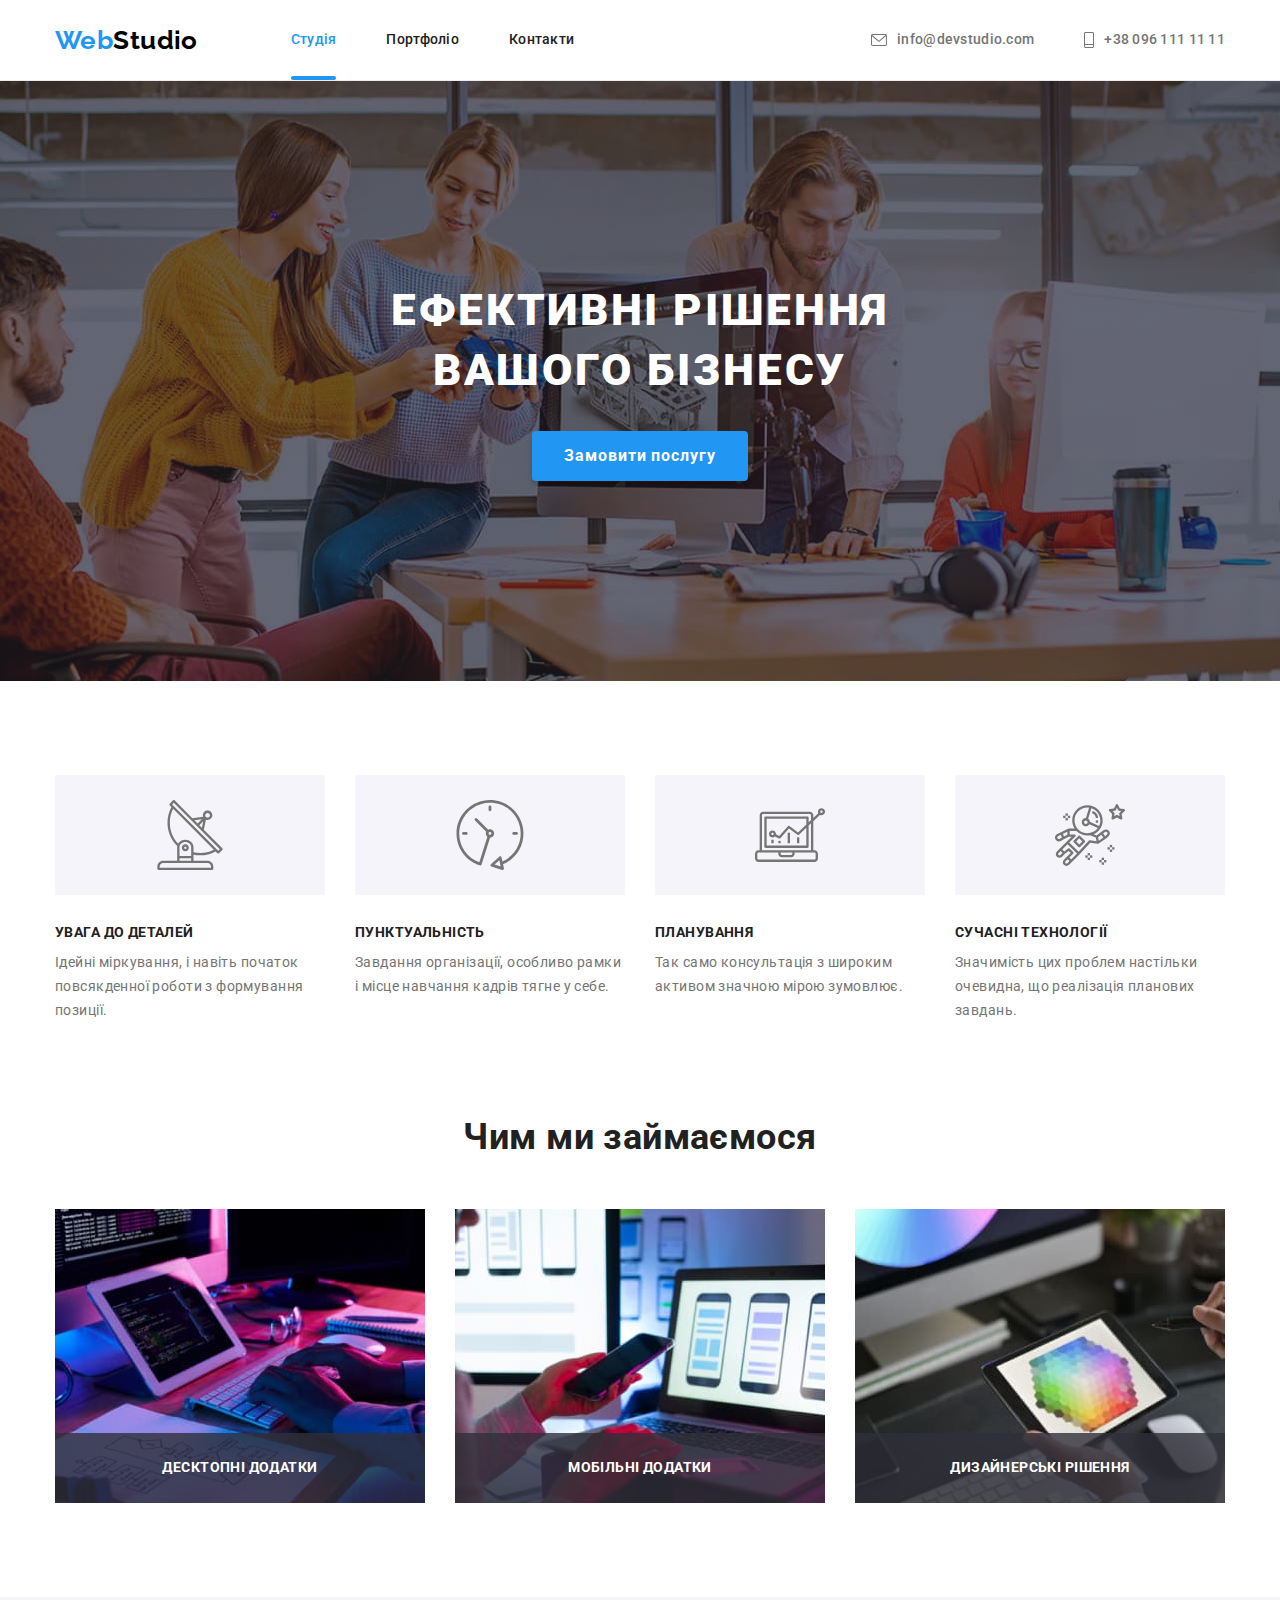
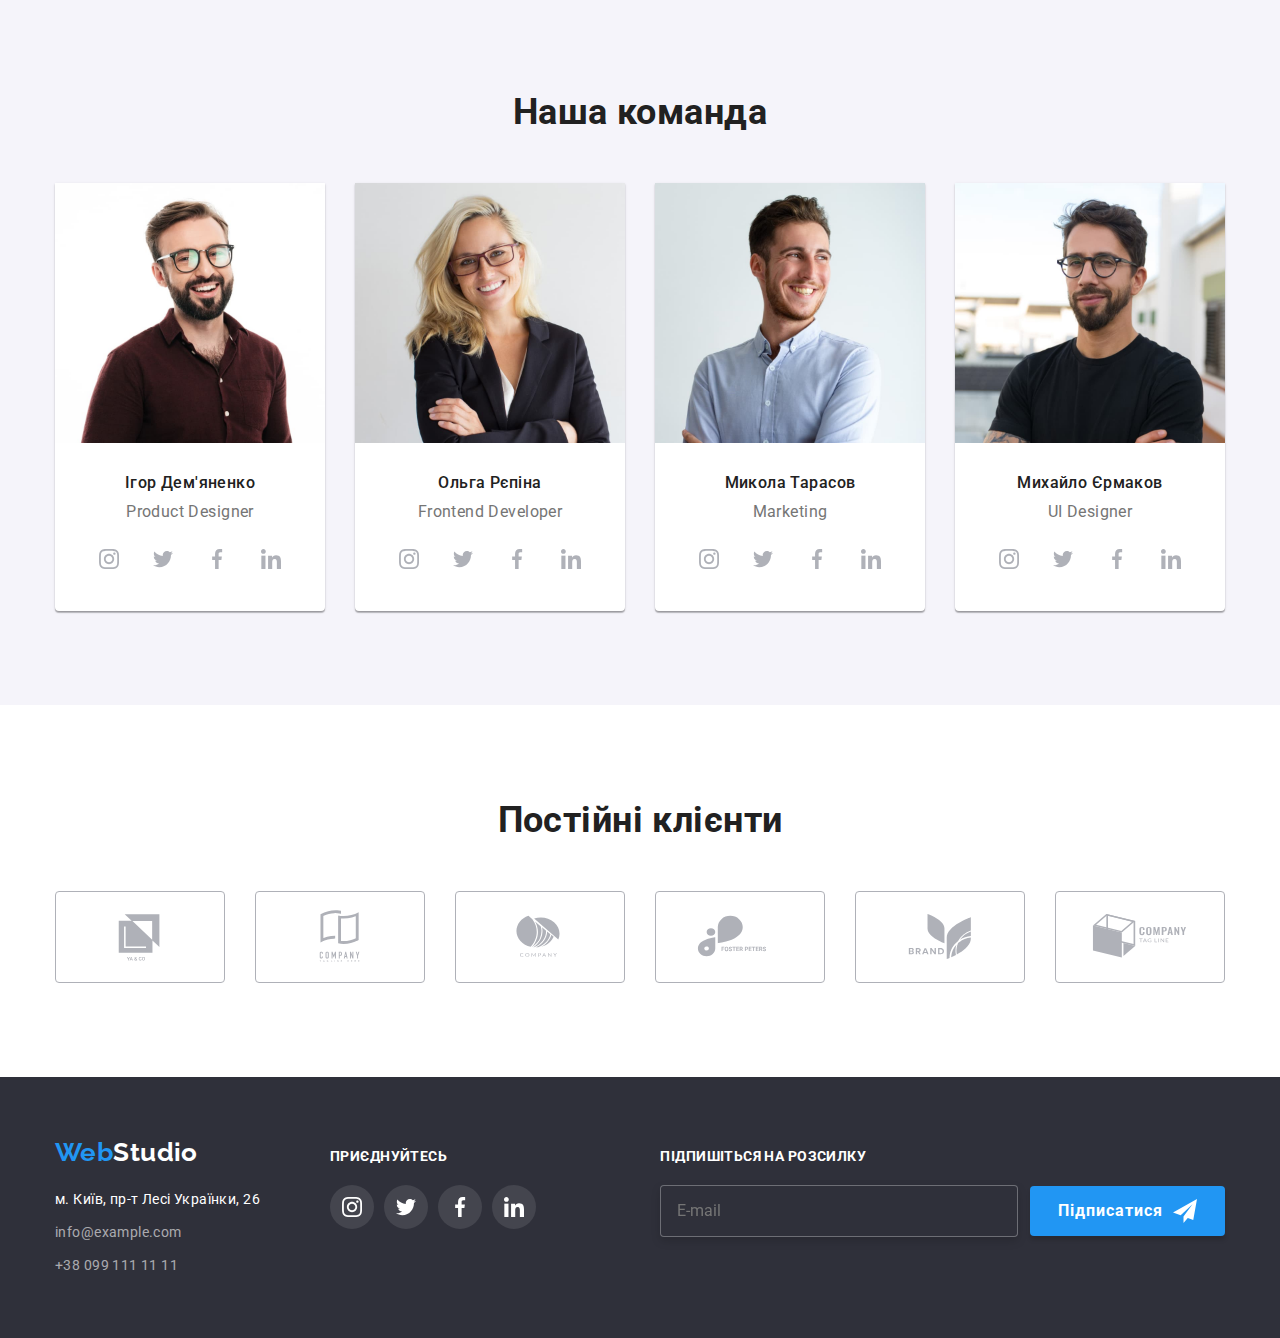
<file: index.html>
<!DOCTYPE html>
<html lang="uk">
  <head>
    <meta charset="UTF-8" />
    <meta http-equiv="X-UA-Compatible" content="IE=edge" />
    <meta name="viewport" content="width=device-width, initial-scale=1.0" />
    <title>Головна</title>
    <link rel="preconnect" href="https://fonts.googleapis.com" />
    <link rel="preconnect" href="https://fonts.gstatic.com" crossorigin />
    <link
      href="https://fonts.googleapis.com/css2?family=Raleway:wght@700&family=Roboto:wght@400;500;700;900&display=swap"
      rel="stylesheet"
    />
    <link
      rel="stylesheet"
      href="https://cdnjs.cloudflare.com/ajax/libs/modern-normalize/1.1.0/modern-normalize.min.css"
    />
    <link rel="stylesheet" href="./css/main.min.css">
  </head>
  <body>
    <!-- Header -->
    <header class="header">
      <div class="container header__container">
        <nav class="header-nav">
          <a class="header-logo logo link" href="./index.html"
            >Web<span class="logo--black">Studio</span></a
          >
          <ul class="site-nav list">
            <li class="site-nav__item">
              <a
                class="site-nav__link site-nav__link--current link"
                href="./index.html"
                >Студія</a
              >
            </li>
            <li class="site-nav__item">
              <a class="site-nav__link link" href="./portfolio.html"
                >Портфоліо</a
              >
            </li>
            <li class="site-nav__item">
              <a class="site-nav__link link" href="#contacts">Контакти</a>
            </li>
          </ul>
        </nav>
        <ul class="header-contact list">
          <li class="header-contact__item">
            <a
              class="header-contact__link link"
              href="mailto:info@devstudio.com"
              target="_blank"
            >
              <svg class="header-contact__icon" width="16" height="12">
                <use href="./images/icons.svg#envelope"></use>
              </svg>
              info@devstudio.com</a
            >
          </li>
          <li class="header-contact__item">
            <a
              class="header-contact__link link"
              href="tel:+380961111111"
              target="_blank"
            >
              <svg class="header-contact__icon" width="10" height="16">
                <use href="./images/icons.svg#telephone"></use>
              </svg>
              +38 096 111 11 11</a
            >
          </li>
        </ul>
      </div>
    </header>
    <main>
      <!-- Hero -->
      <section class="hero">
        <div class="container">
          <h1 class="hero-title">Ефективні рішення вашого бізнесу</h1>
          <button class="modal-btn" type="button" data-modal-open>
            Замовити послугу
          </button>
        </div>
      </section>
      <!-- About -->
      <section class="section">
        <div class="container">
          <h2 class="visually-hidden">Особливості</h2>
          <ul class="about list">
            <li class="about__item">
              <div class="about__container">
                <svg class="about__icon" width="70" height="70">
                  <use href="./images/icons.svg#antenna"></use>
                </svg>
              </div>
              <h3 class="about__title">УВАГА ДО ДЕТАЛЕЙ</h3>
              <p class="about__text">
                Ідейні міркування, і навіть початок повсякденної роботи з
                формування позиції.
              </p>
            </li>
            <li class="about__item">
              <div class="about__container">
                <svg class="about__icon" width="70" height="70">
                  <use href="./images/icons.svg#clock"></use>
                </svg>
              </div>
              <h3 class="about__title">ПУНКТУАЛЬНІСТЬ</h3>
              <p class="about__text">
                Завдання організації, особливо рамки і місце навчання кадрів
                тягне у себе.
              </p>
            </li>
            <li class="about__item">
              <div class="about__container">
                <svg class="about__icon" width="70" height="70">
                  <use href="./images/icons.svg#diagram"></use>
                </svg>
              </div>
              <h3 class="about__title">ПЛАНУВАННЯ</h3>
              <p class="about__text">
                Так само консультація з широким активом значною мірою зумовлює.
              </p>
            </li>
            <li class="about__item">
              <div class="about__container">
                <svg class="about__icon" width="70" height="70">
                  <use href="./images/icons.svg#astronaut"></use>
                </svg>
              </div>
              <h3 class="about__title">СУЧАСНІ ТЕХНОЛОГІЇ</h3>
              <p class="about__text">
                Значимість цих проблем настільки очевидна, що реалізація
                планових завдань.
              </p>
            </li>
          </ul>
        </div>
      </section>
      <!-- Work -->
      <section class="work">
        <div class="container">
          <h2 class="work__title">Чим ми займаємося</h2>
          <ul class="work__list list">
            <li class="work__item">
              <img
                src="./images/main-1.jpg"
                alt="photo1"
                width="370"
                height="294"
              />
              <div class="work__text-wrapper">
                <p class="work__text">Десктопні додатки</p>
              </div>
            </li>
            <li class="work__item">
              <img
                src="./images/main-2.jpg"
                alt="photo1"
                width="370"
                height="294"
              />
              <div class="work__text-wrapper">
                <p class="work__text">Мобільні додатки</p>
              </div>
            </li>
            <li class="work__item">
              <img
                src="./images/main-3.jpg"
                alt="photo1"
                width="370"
                height="294"
              />
              <div class="work__text-wrapper">
                <p class="work__text">Дизайнерські рішення</p>
              </div>
            </li>
          </ul>
        </div>
      </section>
      <!-- Team -->
      <section class="team-section section">
        <div class="container">
          <h2 class="team-section__title">Наша команда</h2>
          <ul class="team-list list">
            <li class="team-list__item">
              <img
                src="./images/product-designer-1.jpg"
                alt="Ігор Дем'яненко Product Designer"
                width="270"
                height="260"
              />
              <div class="team-list__description">
                <h3 class="team-list__title" lang="uk">Ігор Дем'яненко</h3>
                <p class="team-list__text" lang="en">Product Designer</p>
              </div>
              <ul class="social-list list">
                <li class="social-list__item">
                  <a class="social-list__link" href="">
                    <svg class="social-list__icon" width="20" height="20">
                      <use href="./images/icons.svg#instagram"></use>
                    </svg>
                  </a>
                </li>
                <li class="social-list__item">
                  <a class="social-list__link" href="">
                    <svg class="social-list__icon" width="20" height="20">
                      <use href="./images/icons.svg#twitter"></use>
                    </svg>
                  </a>
                </li>
                <li class="social-list__item">
                  <a class="social-list__link" href="">
                    <svg class="social-list__icon" width="20" height="20">
                      <use href="./images/icons.svg#facebook"></use>
                    </svg>
                  </a>
                </li>
                <li class="social-list__item">
                  <a class="social-list__link" href="">
                    <svg class="social-list__icon" width="20" height="20">
                      <use href="./images/icons.svg#linkedin"></use>
                    </svg>
                  </a>
                </li>
              </ul>
            </li>
            <li class="team-list__item">
              <img
                src="./images/frontend-developer-2.jpg"
                alt="Ольга Рєпіна Frontend Developer"
                width="270"
                height="260"
              />
              <div class="team-list__description">
                <h3 class="team-list__title" lang="uk">Ольга Рєпіна</h3>
                <p class="team-list__text" lang="en">Frontend Developer</p>
              </div>
              <ul class="social-list list">
                <li class="social-list__item">
                  <a class="social-list__link" href="">
                    <svg class="social-list__icon" width="20" height="20">
                      <use href="./images/icons.svg#instagram"></use>
                    </svg>
                  </a>
                </li>
                <li class="social-list__item">
                  <a class="social-list__link" href="">
                    <svg class="social-list__icon" width="20" height="20">
                      <use href="./images/icons.svg#twitter"></use>
                    </svg>
                  </a>
                </li>
                <li class="social-list__item">
                  <a class="social-list__link" href="">
                    <svg class="social-list__icon" width="20" height="20">
                      <use href="./images/icons.svg#facebook"></use>
                    </svg>
                  </a>
                </li>
                <li class="social-list__item">
                  <a class="social-list__link" href="">
                    <svg class="social-list__icon" width="20" height="20">
                      <use href="./images/icons.svg#linkedin"></use>
                    </svg>
                  </a>
                </li>
              </ul>
            </li>
            <li class="team-list__item">
              <img
                src="./images/marketing-3.jpg"
                alt="Микола Тарасов Marketing"
                width="270"
                height="260"
              />
              <div class="team-list__description">
                <h3 class="team-list__title" lang="uk">Микола Тарасов</h3>
                <p class="team-list__text" lang="en">Marketing</p>
              </div>
              <ul class="social-list list">
                <li class="social-list__item">
                  <a class="social-list__link" href="">
                    <svg class="social-list__icon" width="20" height="20">
                      <use href="./images/icons.svg#instagram"></use>
                    </svg>
                  </a>
                </li>
                <li class="social-list__item">
                  <a class="social-list__link" href="">
                    <svg class="social-list__icon" width="20" height="20">
                      <use href="./images/icons.svg#twitter"></use>
                    </svg>
                  </a>
                </li>
                <li class="social-list__item">
                  <a class="social-list__link" href="">
                    <svg class="social-list__icon" width="20" height="20">
                      <use href="./images/icons.svg#facebook"></use>
                    </svg>
                  </a>
                </li>
                <li class="social-list__item">
                  <a class="social-list__link" href="">
                    <svg class="social-list__icon" width="20" height="20">
                      <use href="./images/icons.svg#linkedin"></use>
                    </svg>
                  </a>
                </li>
              </ul>
            </li>
            <li class="team-list__item">
              <img
                src="./images/ui-designer-4.jpg"
                alt="Михайло Єрмаков UI Designer"
                width="270"
                height="260"
              />
              <div class="team-list__description">
                <h3 class="team-list__title" lang="uk">Михайло Єрмаков</h3>
                <p class="team-list__text" lang="en">UI Designer</p>
              </div>
              <ul class="social-list list">
                <li class="social-list__item">
                  <a class="social-list__link" href="">
                    <svg class="social-list__icon" width="20" height="20">
                      <use href="./images/icons.svg#instagram"></use>
                    </svg>
                  </a>
                </li>
                <li class="social-list__item">
                  <a class="social-list__link" href="">
                    <svg class="social-list__icon" width="20" height="20">
                      <use href="./images/icons.svg#twitter"></use>
                    </svg>
                  </a>
                </li>
                <li class="social-list__item">
                  <a class="social-list__link" href="">
                    <svg class="social-list__icon" width="20" height="20">
                      <use href="./images/icons.svg#facebook"></use>
                    </svg>
                  </a>
                </li>
                <li class="social-list__item">
                  <a class="social-list__link" href="">
                    <svg class="social-list__icon" width="20" height="20">
                      <use href="./images/icons.svg#linkedin"></use>
                    </svg>
                  </a>
                </li>
              </ul>
            </li>
          </ul>
        </div>
      </section>
      <!-- Clients -->
      <section class="clients section">
        <div class="container">
          <h2 class="clients__title">Постійні клієнти</h2>
          <ul class="clients-list list">
            <li class="clients-list__item">
              <a class="clients-list__link" href="">
                <svg class="clients-list__icon" width="106" height="60">
                  <use href="./images/icons.svg#client1"></use>
                </svg>
              </a>
            </li>
            <li class="clients-list__item">
              <a class="clients-list__link" href="">
                <svg class="clients-list__icon" width="106" height="60">
                  <use href="./images/icons.svg#client2"></use>
                </svg>
              </a>
            </li>
            <li class="clients-list__item">
              <a class="clients-list__link" href="">
                <svg class="clients-list__icon" width="106" height="60">
                  <use href="./images/icons.svg#client3"></use>
                </svg>
              </a>
            </li>
            <li class="clients-list__item">
              <a class="clients-list__link" href="">
                <svg class="clients-list__icon" width="106" height="60">
                  <use href="./images/icons.svg#client4"></use>
                </svg>
              </a>
            </li>
            <li class="clients-list__item">
              <a class="clients-list__link" href="">
                <svg class="clients-list__icon" width="106" height="60">
                  <use href="./images/icons.svg#client5"></use>
                </svg>
              </a>
            </li>
            <li class="clients-list__item">
              <a class="clients-list__link" href="">
                <svg class="clients-list__icon" width="106" height="60">
                  <use href="./images/icons.svg#client6"></use>
                </svg>
              </a>
            </li>
          </ul>
        </div>
      </section>
    </main>
    <footer class="footer">
      <div class="container footer-container">
        <div class="address-wrapper">
          <a class="footer-logo logo link" href="./index.html"
            >Web<span class="logo--white">Studio</span></a
          >
          <address id="contacts" class="address">
            <ul class="address list">
              <li class="address__item">
                <a
                  class="address__link link"
                  href="https://goo.gl/maps/52CHACWSyZtGmyh28"
                  target="_blank"
                  >м. Київ, пр-т Лесі Українки, 26</a
                >
              </li>
              <li class="address__item">
                <a
                  class="address__link address__link--grey link"
                  href="mailto:info@example.com"
                  target="_blank"
                  >info@example.com</a
                >
              </li>
              <li class="address__item">
                <a
                  class="address__link address__link--grey link"
                  href="tel:+380991111111"
                  target="_blank"
                  >+38 099 111 11 11</a
                >
              </li>
            </ul>
          </address>
        </div>
        <!-- Enjoy -->
        <div class="enjoy">
          <p class="enjoy__text">Приєднуйтесь</p>
          <ul class="enjoy-list list">
            <li class="enjoy-list__item">
              <a class="enjoy__link" href="">
                <svg class="enjoy__icon" width="20" height="20">
                  <use href="./images/icons.svg#instagram"></use>
                </svg>
              </a>
            </li>
            <li class="enjoy-list__item">
              <a class="enjoy__link" href="">
                <svg class="enjoy__icon" width="20" height="20">
                  <use href="./images/icons.svg#twitter"></use>
                </svg>
              </a>
            </li>
            <li class="enjoy-list__item">
              <a class="enjoy__link" href="">
                <svg class="enjoy__icon" width="20" height="20">
                  <use href="./images/icons.svg#facebook"></use>
                </svg>
              </a>
            </li>
            <li class="enjoy-list__item">
              <a class="enjoy__link" href="">
                <svg class="enjoy__icon" width="20" height="20">
                  <use href="./images/icons.svg#linkedin"></use>
                </svg>
              </a>
            </li>
          </ul>
        </div>
        <div class="subscribe">
          <p class="subscribe__text">Підпишіться на розсилку</p>
          <form class="subscribe-form" method="post">
            <input
              class="subscribe__input"
              type="email"
              name="user_subscription_email"
              placeholder="E-mail"
            />
            <button class="subscribe__btn" type="submit">
              Підписатися
              <svg class="subscribe__icon" width="24" height="24">
                <use href="./images/icons.svg#telegram"></use>
              </svg>
            </button>
          </form>
        </div>
      </div>
    </footer>
    <div class="backdrop is-hidden" data-modal>
      <div class="modal">
        <button type="button" class="modal__close-btn" data-modal-close>
          <svg class="modal__close-icon" width="18" height="18">
            <use href="./images/icons.svg#close-icon"></use>
          </svg>
        </button>
        <form class="contact-form" method="post">
          <p class="contact-form__text">
            Залиште свої дані, ми вам передзвонимо
          </p>
          <label class="contact-form__field" for="user_name">Ім'я</label>
          <div class="contact-form__wrapper">
            <input
              class="contact-form__input"
              type="text"
              name="user_name"
              id="user_name"
            />
            <svg class="contact-form__icon" width="18" height="18">
              <use href="./images/icons.svg#modal-name-icon"></use>
            </svg>
          </div>
          <label class="contact-form__field" for="user_phone">Телефон</label>
          <div class="contact-form__wrapper">
            <input
              class="contact-form__input"
              type="tel"
              name="user_phone"
              id="user_phone"
            />
            <svg class="contact-form__icon" width="18" height="18">
              <use href="./images/icons.svg#modal-phone-icon"></use>
            </svg>
          </div>
          <label class="contact-form__field" for="user_email">Пошта</label>
          <div class="contact-form__wrapper">
            <input
              class="contact-form__input"
              type="email"
              name="user_email"
              id="user_email"
            />
            <svg class="contact-form__icon" width="18" height="18">
              <use href="./images/icons.svg#modal-email-icon"></use>
            </svg>
          </div>
          <label class="contact-form__field" for="user_comment">Коментар</label>
          <textarea
            class="contact-form__comment"
            name="user_comment"
            id="user_comment"
            placeholder="Введіть текст"
          ></textarea>
          <div class="contact-form__checkbox-wrapper">
            <input
              class="contact-form__checkbox visually-hidden"
              name="accept-policy"
              type="checkbox"
              id="accept-policy"
              required
            />
            <label for="accept-policy" class="contact-form__checkbox-label"
              >Погоджуюся з розсилкою та приймаю&nbsp;<a
                href=""
                class="accept-policy-link"
                >Умови договору</a
              ></label
            >
          </div>
          <button class="contact-form__submit-btn" type="submit">
            Відправити
          </button>
        </form>
      </div>
    </div>
    <script src="./js/modal.js"></script>
  </body>
</html>
</file>
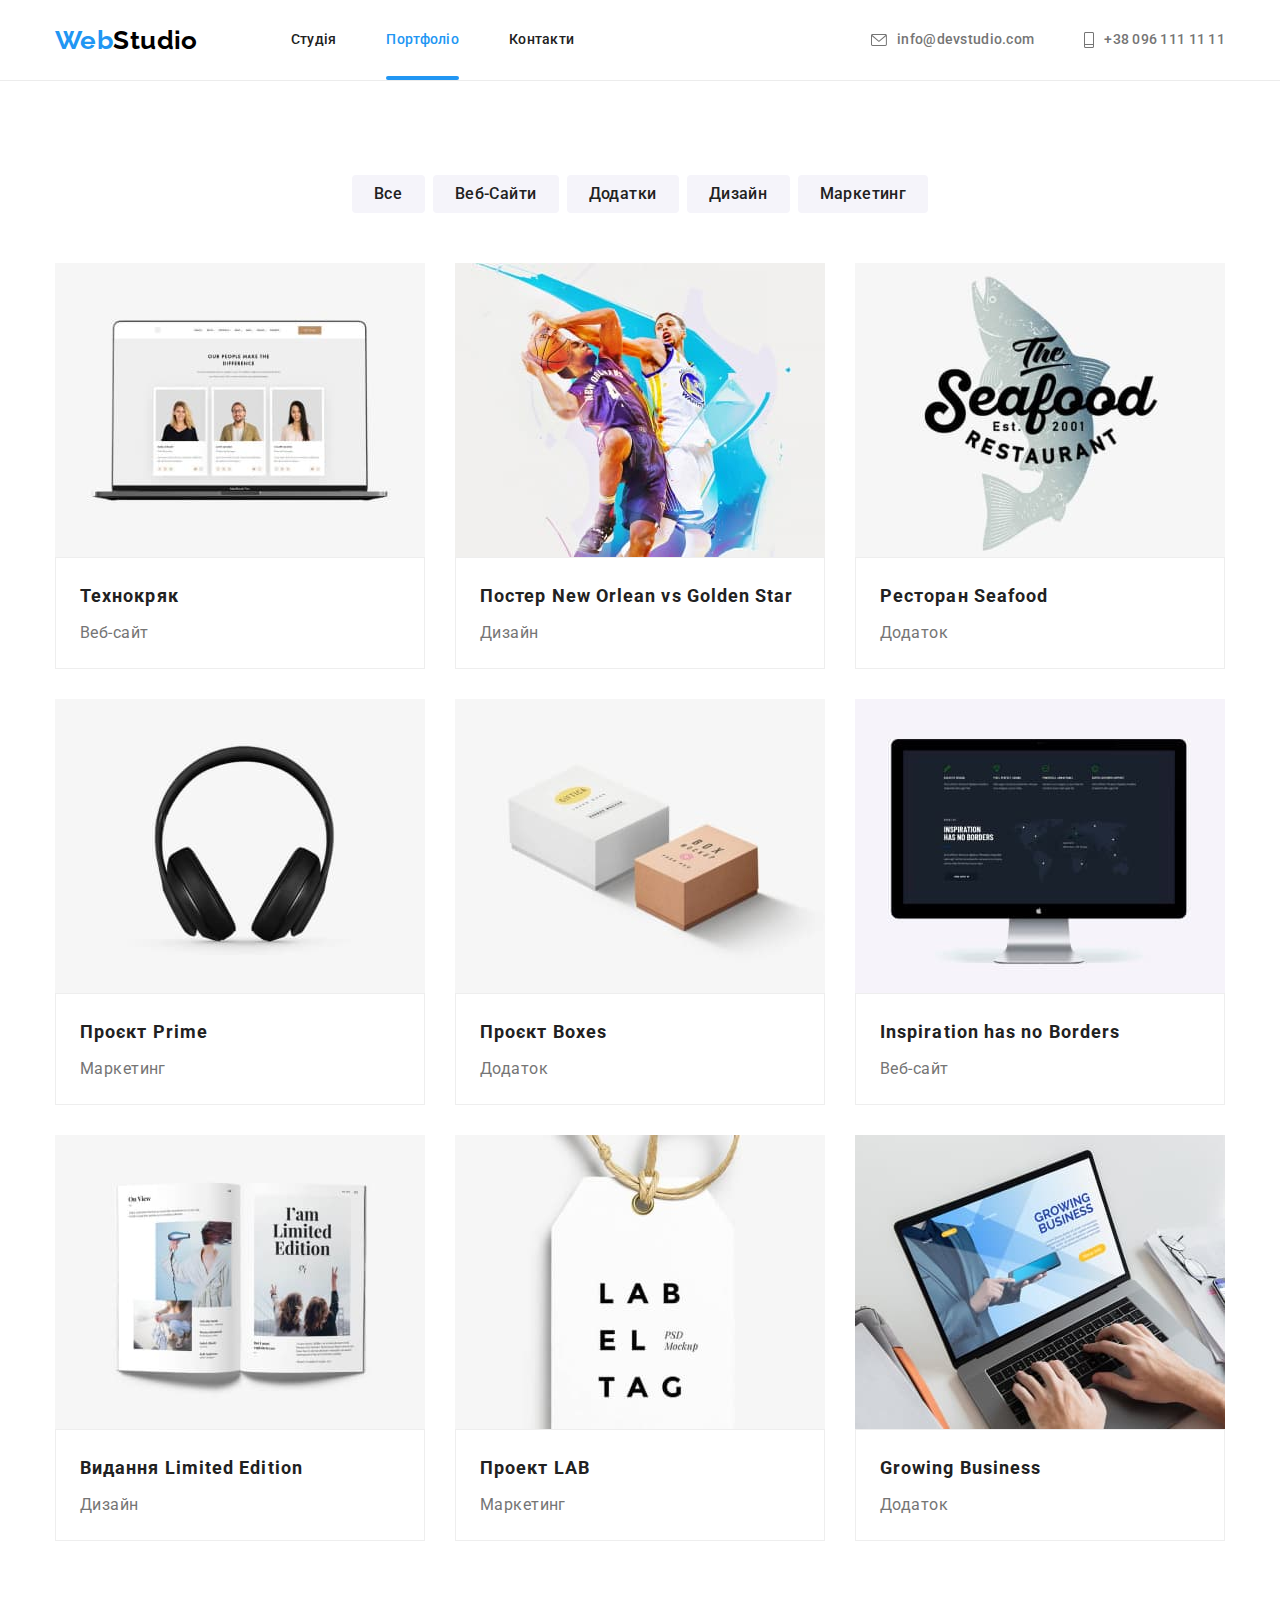
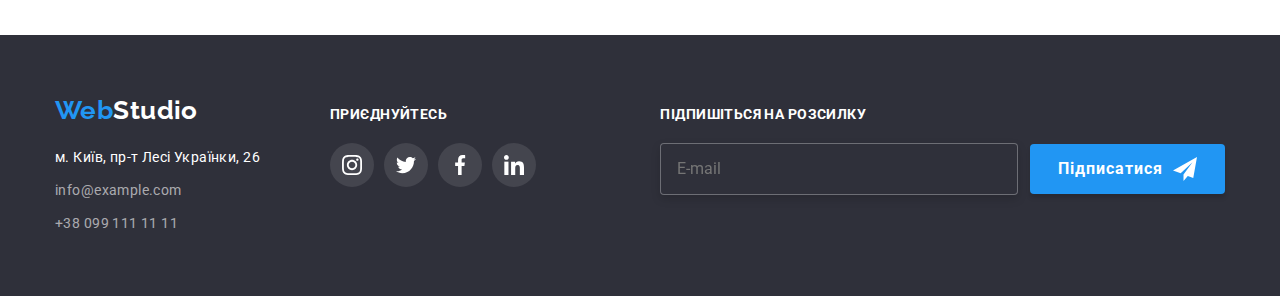
<file: portfolio.html>
<!DOCTYPE html>
<html lang="uk">
  <head>
    <meta charset="UTF-8" />
    <meta http-equiv="X-UA-Compatible" content="IE=edge" />
    <meta name="viewport" content="width=device-width, initial-scale=1.0" />
    <title>Портфоліо</title>
    <link rel="preconnect" href="https://fonts.googleapis.com" />
    <link rel="preconnect" href="https://fonts.gstatic.com" crossorigin />
    <link
      href="https://fonts.googleapis.com/css2?family=Raleway:wght@700&family=Roboto:wght@400;500;700&display=swap"
      rel="stylesheet"
    />
    <link
      rel="stylesheet"
      href="https://cdnjs.cloudflare.com/ajax/libs/modern-normalize/1.1.0/modern-normalize.min.css"
    />
    <link rel="stylesheet" href="./css/main.min.css">
  </head>
  <body>
    <!-- Header -->
    <header class="header">
      <div class="container header__container">
        <nav class="header-nav">
          <a class="header-logo logo link" href="./index.html"
            >Web<span class="logo--black">Studio</span></a
          >
          <ul class="site-nav list">
            <li class="site-nav__item">
              <a class="site-nav__link link" href="./index.html"
                >Студія</a
              >
            </li>
            <li class="site-nav__item">
              <a class="site-nav__link site-nav__link--current link" href="./portfolio.html"
                >Портфоліо</a
              >
            </li>
            <li class="site-nav__item">
              <a class="site-nav__link link" href="#contacts">Контакти</a>
            </li>
          </ul>
        </nav>
        <ul class="header-contact list">
          <li class="header-contact__item">
            <a
              class="header-contact__link link"
              href="mailto:info@devstudio.com"
              target="_blank"
            >
              <svg class="header-contact__icon" width="16" height="12">
                <use href="./images/icons.svg#envelope"></use>
              </svg>
              info@devstudio.com</a
            >
          </li>
          <li class="header-contact__item">
            <a
              class="header-contact__link link"
              href="tel:+380961111111"
              target="_blank"
            >
              <svg class="header-contact__icon" width="10" height="16">
                <use href="./images/icons.svg#telephone"></use>
              </svg>
              +38 096 111 11 11</a
            >
          </li>
        </ul>
      </div>
    </header>
    <main>
      <section class="portfolio-section">
        <div class="container">
          <h1 class="visually-hidden">Проекти</h1>
          <!-- Filter buttons -->
          <ul class="filter-list list">
            <li class="filter-list__item">
              <button class="filter-list__btn filter-list__btn--first" type="button">Все</button>
            </li>
            <li class="filter-list__item">
              <button class="filter-list__btn filter-list__btn--second" type="button">Веб-Сайти</button>
            </li>
            <li class="filter-list__item">
              <button class="filter-list__btn filter-list__btn--third" type="button">Додатки</button>
            </li>
            <li class="filter-list__item">
              <button class="filter-list__btn filter-list__btn--fourth" type="button">Дизайн</button>
            </li>
            <li class="filter-list__item">
              <button class="filter-list__btn filter-list__btn--fifth" type="button">Маркетинг</button>
            </li>
          </ul>
          <!-- Galary -->
          <ul class="galary-set list">
            <li class="galary-set__item">
              <a class="galary-set__link link" href="">
                <div class="galary-set__img-thumb">
                  <img
                    src="./images/portfolio-1.jpg"
                    alt="Технокряк"
                    width="370"
                    height="294"
                  />
                  <p class="galary-set__overlay">
                    Ресурс пропонує комплексні пропозиції з різним рівнем
                    функціоналу та сервісів. Все це дозволить відвідувачу
                    отримати вичерпні відомості про компанію чи приватну особу.
                  </p>
                </div>
                <div class="galary-set__discription">
                  <h2 class="galary-set__title">Технокряк</h2>
                  <p class="galary-set__text">Веб-сайт</p>
                </div>
              </a>
            </li>
            <li class="galary-set__item">
              <a href="" class="galary-set__link link">
                <div class="galary-set__img-thumb">
                  <img
                    src="./images/portfolio-2.jpg"
                    alt="Постер New Orlean vs Golden Star"
                    width="370"
                    height="294"
                  />
                  <p class="galary-set__overlay">
                    Ресурс пропонує комплексні пропозиції з різним рівнем
                    функціоналу та сервісів. Все це дозволить відвідувачу
                    отримати вичерпні відомості про компанію чи приватну особу.
                  </p>
                </div>
                <div class="galary-set__discription">
                  <h2 class="galary-set__title">Постер New Orlean vs Golden Star</h2>
                  <p class="galary-set__text">Дизайн</p>
                </div>
              </a>
            </li>
            <li class="galary-set__item">
              <a href="" class="galary-set__link link">
                <div class="galary-set__img-thumb">
                  <img
                    src="./images/portfolio-3.jpg"
                    alt="Ресторан Seafood"
                    width="370"
                    height="294"
                  />
                  <p class="galary-set__overlay">
                    Ресурс пропонує комплексні пропозиції з різним рівнем
                    функціоналу та сервісів. Все це дозволить відвідувачу
                    отримати вичерпні відомості про компанію чи приватну особу.
                  </p>
                </div>
                <div class="galary-set__discription">
                  <h2 class="galary-set__title">Ресторан Seafood</h2>
                  <p class="galary-set__text">Додаток</p>
                </div>
              </a>
            </li>
            <li class="galary-set__item">
              <a href="" class="galary-set__link link">
                <div class="galary-set__img-thumb">
                  <img
                    src="./images/portfolio-4.jpg"
                    alt="Проєкт Prime"
                    width="370"
                    height="294"
                  />
                  <p class="galary-set__overlay">
                    Ресурс пропонує комплексні пропозиції з різним рівнем
                    функціоналу та сервісів. Все це дозволить відвідувачу
                    отримати вичерпні відомості про компанію чи приватну особу.
                  </p>
                </div>
                <div class="galary-set__discription">
                  <h2 class="galary-set__title">Проєкт Prime</h2>
                  <p class="galary-set__text">Маркетинг</p>
                </div>
              </a>
            </li>
            <li class="galary-set__item">
              <a href="" class="galary-set__link link">
                <div class="galary-set__img-thumb">
                  <img
                    src="./images/portfolio-5.jpg"
                    alt="Проєкт Boxes"
                    width="370"
                    height="294"
                  />
                  <p class="galary-set__overlay">
                    Ресурс пропонує комплексні пропозиції з різним рівнем
                    функціоналу та сервісів. Все це дозволить відвідувачу
                    отримати вичерпні відомості про компанію чи приватну особу.
                  </p>
                </div>
                <div class="galary-set__discription">
                  <h2 class="galary-set__title">Проєкт Boxes</h2>
                  <p class="galary-set__text">Додаток</p>
                </div>
              </a>
            </li>
            <li class="galary-set__item">
              <a href="" class="galary-set__link link">
                <div class="galary-set__img-thumb">
                  <img
                    src="./images/portfolio-6.jpg"
                    alt="Inspiration has no Borders"
                    width="370"
                    height="294"
                  />
                  <p class="galary-set__overlay">
                    Ресурс пропонує комплексні пропозиції з різним рівнем
                    функціоналу та сервісів. Все це дозволить відвідувачу
                    отримати вичерпні відомості про компанію чи приватну особу.
                  </p>
                </div>
                <div class="galary-set__discription">
                  <h2 class="galary-set__title">Inspiration has no Borders</h2>
                  <p class="galary-set__text">Веб-сайт</p>
                </div>
              </a>
            </li>
            <li class="galary-set__item">
              <a href="" class="galary-set__link link">
                <div class="galary-set__img-thumb">
                  <img
                    src="./images/portfolio-7.jpg"
                    alt="Видання Limited Edition"
                    width="370"
                    height="294"
                  />
                  <p class="galary-set__overlay">
                    Ресурс пропонує комплексні пропозиції з різним рівнем
                    функціоналу та сервісів. Все це дозволить відвідувачу
                    отримати вичерпні відомості про компанію чи приватну особу.
                  </p>
                </div>
                <div class="galary-set__discription">
                  <h2 class="galary-set__title">Видання Limited Edition</h2>
                  <p class="galary-set__text">Дизайн</p>
                </div>
              </a>
            </li>
            <li class="galary-set__item">
              <a href="" class="galary-set__link link">
                <div class="galary-set__img-thumb">
                  <img
                    src="./images/portfolio-8.jpg"
                    alt="Проект LAB"
                    width="370"
                    height="294"
                  />
                  <p class="galary-set__overlay">
                    Ресурс пропонує комплексні пропозиції з різним рівнем
                    функціоналу та сервісів. Все це дозволить відвідувачу
                    отримати вичерпні відомості про компанію чи приватну особу.
                  </p>
                </div>
                <div class="galary-set__discription">
                  <h2 class="galary-set__title">Проект LAB</h2>
                  <p class="galary-set__text">Маркетинг</p>
                </div>
              </a>
            </li>
            <li class="galary-set__item">
              <a href="" class="galary-set__link link">
                <div class="galary-set__img-thumb">
                  <img
                    src="./images/portfolio-9.jpg"
                    alt="Growing Business"
                    width="370"
                    height="294"
                  />
                  <p class="galary-set__overlay">
                    Ресурс пропонує комплексні пропозиції з різним рівнем
                    функціоналу та сервісів. Все це дозволить відвідувачу
                    отримати вичерпні відомості про компанію чи приватну особу.
                  </p>
                </div>
                <div class="galary-set__discription">
                  <h2 class="galary-set__title">Growing Business</h2>
                  <p class="galary-set__text">Додаток</p>
                </div>
              </a>
            </li>
          </ul>
        </div>
      </section>
    </main>
    <footer class="footer">
      <div class="container footer-container">
        <div class="address-wrapper">
          <a class="footer-logo logo link" href="./index.html"
            >Web<span class="logo--white">Studio</span></a
          >
          <address id="contacts" class="address">
            <ul class="address list">
              <li class="address__item">
                <a
                  class="address__link link"
                  href="https://goo.gl/maps/52CHACWSyZtGmyh28"
                  target="_blank"
                  >м. Київ, пр-т Лесі Українки, 26</a
                >
              </li>
              <li class="address__item">
                <a
                  class="address__link address__link--grey link"
                  href="mailto:info@example.com"
                  target="_blank"
                  >info@example.com</a
                >
              </li>
              <li class="address__item">
                <a
                  class="address__link address__link--grey link"
                  href="tel:+380991111111"
                  target="_blank"
                  >+38 099 111 11 11</a
                >
              </li>
            </ul>
          </address>
        </div>
        <!-- Enjoy -->
        <div class="enjoy">
          <p class="enjoy__text">Приєднуйтесь</p>
          <ul class="enjoy-list list">
            <li class="enjoy-list__item">
              <a class="enjoy__link" href="">
                <svg class="enjoy__icon" width="20" height="20">
                  <use href="./images/icons.svg#instagram"></use>
                </svg>
              </a>
            </li>
            <li class="enjoy-list__item">
              <a class="enjoy__link" href="">
                <svg class="enjoy__icon" width="20" height="20">
                  <use href="./images/icons.svg#twitter"></use>
                </svg>
              </a>
            </li>
            <li class="enjoy-list__item">
              <a class="enjoy__link" href="">
                <svg class="enjoy__icon" width="20" height="20">
                  <use href="./images/icons.svg#facebook"></use>
                </svg>
              </a>
            </li>
            <li class="enjoy-list__item">
              <a class="enjoy__link" href="">
                <svg class="enjoy__icon" width="20" height="20">
                  <use href="./images/icons.svg#linkedin"></use>
                </svg>
              </a>
            </li>
          </ul>
        </div>
        <div class="subscribe">
          <p class="subscribe__text">Підпишіться на розсилку</p>
          <form class="subscribe-form" method="post">
            <input
              class="subscribe__input"
              type="email"
              name="user_subscription_email"
              placeholder="E-mail"
            />
            <button class="subscribe__btn" type="submit">
              Підписатися
              <svg class="subscribe__icon" width="24" height="24">
                <use href="./images/icons.svg#telegram"></use>
              </svg>
            </button>
          </form>
        </div>
      </div>
    </footer>
  </body>
</html>
</file>
<file: css/main.min.css>
:root{--main-font: Roboto, sans-serif;--secondary-font: Raleway, sans-serif;--accent-color: #2196f3;--primary-text-color: #212121;--description-color: #757575;--white-color: #ffffff;--background-bt: #f5f4fa;--logo-color: #000000;--footer-bkrnd-color: #2f303a;--main-bkrnd-color: #f5f5f5;--secondary-bkrnd-color: #f5f4fa;--hero-bkrnd-color: #c4c4c4;--icon-color-primary: #afb1b8;--bkrnd-work-text: rgba(47, 48, 58, 0.8)}.visually-hidden{position:absolute;width:1px;height:1px;margin:-1px;padding:0;overflow:hidden;border:0;clip:rect(0 0 0 0)}html{scroll-behavior:smooth}body{font-family:var(--main-font);color:var(--primary-text-color);background-color:var(--white-color);font-size:14px;letter-spacing:.03em}h1,h2,h3,p{margin-top:0;margin-bottom:0}ul,ol{margin-top:0;margin-bottom:0;padding-left:0}img{display:block}.list{list-style:none;padding:0;margin:0}.link{text-decoration:none}.section{padding-top:94px;padding-bottom:94px}.container{width:1200px;padding-left:15px;padding-right:15px;margin-left:auto;margin-right:auto}.portfolio-section{padding:94px 0}.logo{font-family:var(--secondary-font);font-weight:700;font-size:26px;line-height:1.19;color:var(--accent-color)}.logo--black{color:var(--logo-color)}.logo--white{color:var(--white-color)}.header-logo{margin-right:93px;-webkit-box-align:center;-ms-flex-align:center;align-items:center}.footer-logo{display:inline-block;margin-bottom:20px}.site-nav__link{position:relative;display:block;padding:32px 0;-webkit-transition:color 250ms cubic-bezier(0.4, 0, 0.2, 1);transition:color 250ms cubic-bezier(0.4, 0, 0.2, 1);font-weight:500;line-height:1.14;letter-spacing:.02em;color:inherit}.site-nav__link:hover,.site-nav__link:focus{color:var(--accent-color)}.site-nav__link--current{color:var(--accent-color)}.site-nav__link--current::after{content:"";position:absolute;bottom:0;display:block;width:100%;height:4px;border-radius:2px;background-color:var(--accent-color)}.header-contact__link{display:-webkit-box;display:-ms-flexbox;display:flex;-webkit-box-pack:center;-ms-flex-pack:center;justify-content:center;-webkit-box-align:center;-ms-flex-align:center;align-items:center;font-weight:500;line-height:1.14;letter-spacing:.02em;color:var(--description-color);-webkit-transition:color 250ms cubic-bezier(0.4, 0, 0.2, 1);transition:color 250ms cubic-bezier(0.4, 0, 0.2, 1)}.header-contact__link:hover,.header-contact__link:focus{color:var(--accent-color)}.header-contact__icon{fill:var(--description-color);margin-right:10px;-webkit-transition:fill 250ms cubic-bezier(0.4, 0, 0.2, 1);transition:fill 250ms cubic-bezier(0.4, 0, 0.2, 1)}.header-contact__link:hover .header-contact__icon,.header-contact__link:focus .header-contact__icon{fill:var(--accent-color)}.address__link{line-height:1.71;color:var(--white-color);-webkit-transition:color 250ms cubic-bezier(0.4, 0, 0.2, 1);transition:color 250ms cubic-bezier(0.4, 0, 0.2, 1)}.address__link:hover,.address__link:focus{color:var(--accent-color)}.address__link--grey{color:rgba(255,255,255,.6)}.modal-btn{display:block;margin:auto;min-width:216px;padding:10px 30px;font-family:inherit;font-weight:700;font-size:16px;line-height:1.88;-webkit-box-align:center;-ms-flex-align:center;align-items:center;text-align:center;letter-spacing:.06em;color:var(--white-color);background-color:var(--accent-color);cursor:pointer;-webkit-box-shadow:0px 4px 4px rgba(0,0,0,.15);box-shadow:0px 4px 4px rgba(0,0,0,.15);border-radius:4px;border:none}.modal-btn:hover,.modal-btn:focus{color:var(--white-color);background-color:var(--accent-color)}.backdrop{position:fixed;top:0;left:0;width:100vw;height:100vh;opacity:1;-webkit-transition:opacity 250ms cubic-bezier(0.4, 0, 0.2, 1),visibility 250ms cubic-bezier(0.4, 0, 0.2, 1);transition:opacity 250ms cubic-bezier(0.4, 0, 0.2, 1),visibility 250ms cubic-bezier(0.4, 0, 0.2, 1);background-color:rgba(0,0,0,.2)}.backdrop.is-hidden{opacity:0;visibility:hidden;pointer-events:none}.backdrop.is-hidden .modal{-webkit-transform:translate(-50%, -50%) scale(0.5);transform:translate(-50%, -50%) scale(0.5)}.modal{position:absolute;top:50%;left:50%;padding:40px;width:528px;background:var(--white-color);-webkit-box-shadow:0px 1px 3px rgba(0,0,0,.12),0px 1px 1px rgba(0,0,0,.14),0px 2px 1px rgba(0,0,0,.2);box-shadow:0px 1px 3px rgba(0,0,0,.12),0px 1px 1px rgba(0,0,0,.14),0px 2px 1px rgba(0,0,0,.2);border-radius:4px;-webkit-transform:translate(-50%, -50%) scale(1);transform:translate(-50%, -50%) scale(1);-webkit-transition:-webkit-transform 250ms cubic-bezier(0.4, 0, 0.2, 1);transition:-webkit-transform 250ms cubic-bezier(0.4, 0, 0.2, 1);transition:transform 250ms cubic-bezier(0.4, 0, 0.2, 1);transition:transform 250ms cubic-bezier(0.4, 0, 0.2, 1), -webkit-transform 250ms cubic-bezier(0.4, 0, 0.2, 1)}.modal__close-btn{position:absolute;top:8px;right:8px;display:-webkit-box;display:-ms-flexbox;display:flex;-webkit-box-pack:center;-ms-flex-pack:center;justify-content:center;-webkit-box-align:center;-ms-flex-align:center;align-items:center;padding:0;width:30px;height:30px;background:var(--white-color);border:1px solid rgba(0,0,0,.1);border-radius:50%;cursor:pointer;-webkit-transition:fill 250ms cubic-bezier(0.4, 0, 0.2, 1);transition:fill 250ms cubic-bezier(0.4, 0, 0.2, 1)}.modal__close-btn:hover,.modal__close-btn:focus{fill:var(--accent-color)}.contact-form__text{margin-bottom:12px;font-weight:700;font-size:20px;line-height:1.15;text-align:center;color:var(--primary-text-color)}.contact-form__field{display:inline-block;margin-bottom:4px;font-size:12px;line-height:1.17;letter-spacing:.01em;color:var(--description-color);cursor:pointer}.contact-form__wrapper{position:relative;margin-bottom:10px}.contact-form__input{width:100%;padding:11px 42px;border:1px solid rgba(33,33,33,.2);border-radius:4px;cursor:pointer;outline:none;-webkit-transition:border-color 250ms cubic-bezier(0.4, 0, 0.2, 1);transition:border-color 250ms cubic-bezier(0.4, 0, 0.2, 1)}.contact-form__input:hover,.contact-form__input:focus{border-color:var(--accent-color)}.contact-form__icon{position:absolute;-webkit-transform:translate(50%, 50%);transform:translate(50%, 50%);top:0;left:0;-webkit-transition:fill 250ms cubic-bezier(0.4, 0, 0.2, 1);transition:fill 250ms cubic-bezier(0.4, 0, 0.2, 1)}.contact-form__input:focus+.contact-form__icon{fill:var(--accent-color)}.contact-form__comment{margin-bottom:20px;padding:12px 16px;resize:none;width:100%;height:120px;border:1px solid rgba(33,33,33,.2);border-radius:4px;outline:none;-webkit-transition:border-color 250ms cubic-bezier(0.4, 0, 0.2, 1);transition:border-color 250ms cubic-bezier(0.4, 0, 0.2, 1)}.contact-form__comment:hover,.contact-form__comment:focus{border-color:var(--accent-color)}.contact-form__comment::-webkit-input-placeholder{font-size:12px;line-height:1.17;letter-spacing:.01em;color:rgba(117,117,117,.5)}.contact-form__comment::-moz-placeholder{font-size:12px;line-height:1.17;letter-spacing:.01em;color:rgba(117,117,117,.5)}.contact-form__comment:-ms-input-placeholder{font-size:12px;line-height:1.17;letter-spacing:.01em;color:rgba(117,117,117,.5)}.contact-form__comment::-ms-input-placeholder{font-size:12px;line-height:1.17;letter-spacing:.01em;color:rgba(117,117,117,.5)}.contact-form__comment::placeholder{font-size:12px;line-height:1.17;letter-spacing:.01em;color:rgba(117,117,117,.5)}.contact-form__input:hover+.contact-form__icon{fill:var(--accent-color)}.contact-form__checkbox-wrapper{display:-webkit-box;display:-ms-flexbox;display:flex;-webkit-box-pack:center;-ms-flex-pack:center;justify-content:center;-webkit-box-align:center;-ms-flex-align:center;align-items:center;margin-bottom:30px}.contact-form__checkbox-label{display:-webkit-box;display:-ms-flexbox;display:flex;-webkit-box-pack:center;-ms-flex-pack:center;justify-content:center;-webkit-box-align:center;-ms-flex-align:center;align-items:center;line-height:1.71;color:var(--description-color);cursor:pointer}.contact-form__checkbox-label::before{display:inline-block;content:"";width:16px;height:15px;margin-right:7px;border:1px solid #212121;border-radius:2px}.contact-form__checkbox:checked+.contact-form__checkbox-label::before{background-image:url(../images/check-icon.svg);background-size:contain;background-origin:border-box;border-color:var(--accent-color)}.contact-form__checkbox:focus+.contact-form__checkbox-label::before{outline:1px solid var(--accent-color)}.contact-form__submit-btn{display:-webkit-box;display:-ms-flexbox;display:flex;-webkit-box-align:center;-ms-flex-align:center;align-items:center;text-align:center;padding:10px 52px;margin:auto;font-weight:700;font-size:16px;line-height:1.88;letter-spacing:.06em;color:var(--white-color);background-color:var(--accent-color);-webkit-box-shadow:0px 4px 4px rgba(0,0,0,.15);box-shadow:0px 4px 4px rgba(0,0,0,.15);border-radius:4px;border:none;cursor:pointer;-webkit-transition:background-color 250ms cubic-bezier(0.4, 0, 0.2, 1);transition:background-color 250ms cubic-bezier(0.4, 0, 0.2, 1)}.contact-form__submit-btn:hover,.contact-form__submit-btn:focus{background-color:#188ce8}.accept-policy-link{color:var(--accent-color)}.hero{max-width:1600px;margin-left:auto;margin-right:auto;background-image:-webkit-gradient(linear, left top, left bottom, from(rgba(47, 48, 58, 0.4)), to(rgba(47, 48, 58, 0.4))),url("../images/hero.jpg");background-image:linear-gradient(rgba(47, 48, 58, 0.4), rgba(47, 48, 58, 0.4)),url("../images/hero.jpg");background-repeat:no-repeat;background-position:center;background-size:1600px 600px;background-color:var(--hero-bkrnd-color);padding-top:200px;padding-bottom:200px}.hero-title{margin:auto;margin-bottom:30px;font-weight:900;font-size:44px;line-height:1.36;text-align:center;letter-spacing:.06em;text-transform:uppercase;color:var(--white-color);width:696px}.about{display:-webkit-box;display:-ms-flexbox;display:flex;margin-left:-30px}.about__item{margin-left:30px;-ms-flex-preferred-size:calc((100% - 120px)/4);flex-basis:calc((100% - 120px)/4)}.about__container{display:-webkit-box;display:-ms-flexbox;display:flex;-webkit-box-pack:center;-ms-flex-pack:center;justify-content:center;-webkit-box-align:center;-ms-flex-align:center;align-items:center;width:270px;height:120px;margin-bottom:30px;background-color:var(--secondary-bkrnd-color)}.about__title{margin-bottom:10px;font-weight:700;font-size:inherit;line-height:1.14;text-transform:uppercase}.about__text{line-height:1.71;color:var(--description-color)}.about__icon{fill:var(--description-color)}.work{padding-bottom:94px}.work__title{margin-bottom:50px;font-weight:700;font-size:36px;line-height:1.17;text-align:center}.work__list{display:-webkit-box;display:-ms-flexbox;display:flex;margin-left:-30px;margin-top:-30px}.work__item{position:relative;margin-left:30px;margin-top:30px;-ms-flex-preferred-size:calc((100% - 60px)/3);flex-basis:calc((100% - 60px)/3)}.work__text-wrapper{position:absolute;bottom:0;display:-webkit-box;display:-ms-flexbox;display:flex;-webkit-box-pack:center;-ms-flex-pack:center;justify-content:center;-webkit-box-align:center;-ms-flex-align:center;align-items:center;width:100%;height:70px;background-color:var(--bkrnd-work-text)}.work__text{font-weight:700;line-height:1.14;text-align:center;text-transform:uppercase;color:var(--white-color)}.team-section{background-color:var(--secondary-bkrnd-color);max-width:1600px;margin-left:auto;margin-right:auto}.team-list{display:-webkit-box;display:-ms-flexbox;display:flex;margin-left:-30px;margin-top:-30px}.team-list__item{margin-left:30px;margin-top:30px;-ms-flex-preferred-size:calc((100% - 120px)/4);flex-basis:calc((100% - 120px)/4);background:#fff;-webkit-box-shadow:0px 1px 3px rgba(0,0,0,.12),0px 1px 1px rgba(0,0,0,.14),0px 2px 1px rgba(0,0,0,.2);box-shadow:0px 1px 3px rgba(0,0,0,.12),0px 1px 1px rgba(0,0,0,.14),0px 2px 1px rgba(0,0,0,.2);border-radius:0px 0px 4px 4px}.team-section__title{font-weight:700;font-size:36px;line-height:1.17;text-align:center;margin-bottom:50px}.team-list__description{padding-top:30px;margin-bottom:16px}.team-list__title{font-weight:500;font-size:16px;line-height:1.19;text-align:center;margin-bottom:10px}.team-list__text{font-size:16px;line-height:1.19;text-align:center;color:var(--description-color)}.social-list{display:-webkit-box;display:-ms-flexbox;display:flex;-webkit-box-pack:center;-ms-flex-pack:center;justify-content:center;-webkit-box-align:center;-ms-flex-align:center;align-items:center;margin-bottom:30px}.social-list__item:not(:last-child){margin-right:10px}.social-list__link{display:-webkit-box;display:-ms-flexbox;display:flex;-webkit-box-pack:center;-ms-flex-pack:center;justify-content:center;-webkit-box-align:center;-ms-flex-align:center;align-items:center;width:44px;height:44px;border-radius:50%;-webkit-transition:background-color 250ms cubic-bezier(0.4, 0, 0.2, 1);transition:background-color 250ms cubic-bezier(0.4, 0, 0.2, 1)}.social-list__link:hover,.social-list__link:focus{background-color:var(--accent-color)}.social-list__icon{fill:var(--icon-color-primary);-webkit-transition:fill 250ms cubic-bezier(0.4, 0, 0.2, 1);transition:fill 250ms cubic-bezier(0.4, 0, 0.2, 1)}.social-list__link:hover .social-list__icon,.social-list__link:focus .social-list__icon{fill:var(--white-color)}.clients__title{font-weight:700;font-size:36px;line-height:1.17;text-align:center;margin-bottom:50px}.clients-list{display:-webkit-box;display:-ms-flexbox;display:flex;-webkit-box-pack:center;-ms-flex-pack:center;justify-content:center;-webkit-box-align:center;-ms-flex-align:center;align-items:center}.clients-list__item:not(:last-child){margin-right:30px}.clients-list__link{display:-webkit-box;display:-ms-flexbox;display:flex;-webkit-box-pack:center;-ms-flex-pack:center;justify-content:center;-webkit-box-align:center;-ms-flex-align:center;align-items:center;border:1px solid var(--icon-color-primary);border-radius:4px;width:170px;height:92px;-webkit-transition:border-color 250ms cubic-bezier(0.4, 0, 0.2, 1);transition:border-color 250ms cubic-bezier(0.4, 0, 0.2, 1)}.clients-list__link:hover,.clients-list__link:focus{border-color:var(--accent-color)}.clients-list__icon{fill:var(--icon-color-primary);-webkit-transition:fill 250ms cubic-bezier(0.4, 0, 0.2, 1);transition:fill 250ms cubic-bezier(0.4, 0, 0.2, 1)}.clients-list__link:hover .clients-list__icon,.clients-list__link:focus .clients-list__icon{fill:var(--accent-color)}.enjoy__text{margin-bottom:20px;font-weight:700;line-height:1.14;text-transform:uppercase;color:var(--white-color)}.enjoy-list{display:-webkit-box;display:-ms-flexbox;display:flex}.enjoy__link{width:44px;height:44px;display:-webkit-box;display:-ms-flexbox;display:flex;-webkit-box-pack:center;-ms-flex-pack:center;justify-content:center;-webkit-box-align:center;-ms-flex-align:center;align-items:center;border-radius:50%;background-color:rgba(255,255,255,.1);-webkit-transition:background-color 250ms cubic-bezier(0.4, 0, 0.2, 1);transition:background-color 250ms cubic-bezier(0.4, 0, 0.2, 1)}.enjoy__link:hover,.enjoy__link:focus{background-color:var(--accent-color)}.enjoy-list__item:not(:last-child){margin-right:10px}.enjoy__icon{fill:var(--white-color)}.subscribe{margin-left:auto}.subscribe__text{margin-bottom:20px;font-weight:700;line-height:1.14;text-transform:uppercase;color:var(--white-color)}.subscribe-form{display:-webkit-box;display:-ms-flexbox;display:flex;-webkit-box-pack:center;-ms-flex-pack:center;justify-content:center;-webkit-box-align:center;-ms-flex-align:center;align-items:center}.subscribe__input{padding:15px 16px;width:358px;font-weight:400;font-size:16px;line-height:1.25;background-color:var(--footer-bkrnd-color);color:rgba(255,255,255,.6);border:1px solid rgba(255,255,255,.3);-webkit-filter:drop-shadow(0px 4px 4px rgba(0, 0, 0, 0.15));filter:drop-shadow(0px 4px 4px rgba(0, 0, 0, 0.15));border-radius:4px}.subscribe__btn{margin-left:12px;font-weight:700;font-size:16px;line-height:1.88;padding:10px 28px;display:-webkit-box;display:-ms-flexbox;display:flex;-webkit-box-align:center;-ms-flex-align:center;align-items:center;text-align:center;letter-spacing:.06em;color:var(--white-color);background:var(--accent-color);-webkit-box-shadow:0px 4px 4px rgba(0,0,0,.15);box-shadow:0px 4px 4px rgba(0,0,0,.15);border-radius:4px;cursor:pointer;border:none}.subscribe__icon{margin-left:10px}.filter-list{display:-webkit-box;display:-ms-flexbox;display:flex;-ms-flex-wrap:wrap;flex-wrap:wrap;margin-left:-8px;-webkit-box-pack:center;-ms-flex-pack:center;justify-content:center;margin-bottom:50px}.filter-list__item{margin-left:8px}.filter-list__btn{display:inline-block;font-family:inherit;font-weight:500;font-size:16px;line-height:1.63;text-align:center;letter-spacing:inherit;color:inherit;cursor:pointer;padding:6px 22px;background:var(--background-bt);border-radius:4px;border:none;-webkit-transition:color 250ms cubic-bezier(0.4, 0, 0.2, 1),background-color 250ms cubic-bezier(0.4, 0, 0.2, 1),border-radius 250ms cubic-bezier(0.4, 0, 0.2, 1),-webkit-box-shadow 250ms cubic-bezier(0.4, 0, 0.2, 1);transition:color 250ms cubic-bezier(0.4, 0, 0.2, 1),background-color 250ms cubic-bezier(0.4, 0, 0.2, 1),border-radius 250ms cubic-bezier(0.4, 0, 0.2, 1),-webkit-box-shadow 250ms cubic-bezier(0.4, 0, 0.2, 1);transition:color 250ms cubic-bezier(0.4, 0, 0.2, 1),background-color 250ms cubic-bezier(0.4, 0, 0.2, 1),box-shadow 250ms cubic-bezier(0.4, 0, 0.2, 1),border-radius 250ms cubic-bezier(0.4, 0, 0.2, 1);transition:color 250ms cubic-bezier(0.4, 0, 0.2, 1),background-color 250ms cubic-bezier(0.4, 0, 0.2, 1),box-shadow 250ms cubic-bezier(0.4, 0, 0.2, 1),border-radius 250ms cubic-bezier(0.4, 0, 0.2, 1),-webkit-box-shadow 250ms cubic-bezier(0.4, 0, 0.2, 1)}.filter-list__btn:hover,.filter-list__btn:focus{color:var(--white-color);background-color:var(--accent-color);-webkit-box-shadow:0px 3px 1px rgba(0,0,0,.1),0px 1px 2px rgba(0,0,0,.08),0px 2px 2px rgba(0,0,0,.12);box-shadow:0px 3px 1px rgba(0,0,0,.1),0px 1px 2px rgba(0,0,0,.08),0px 2px 2px rgba(0,0,0,.12);border-radius:4px}.filter-list__btn--first{min-width:73px}.filter-list__btn--second{min-width:125px}.filter-list__btn--third{min-width:112px}.filter-list__btn--fourth{min-width:103px}.filter-list__btn--fifth{min-width:130px}.galary-set{display:-webkit-box;display:-ms-flexbox;display:flex;-ms-flex-wrap:wrap;flex-wrap:wrap;margin-left:-30px;margin-bottom:-30px}.galary-set__item{margin-left:30px;margin-bottom:30px}.galary-set__link{display:block;-webkit-transition:-webkit-box-shadow 250ms cubic-bezier(0.4, 0, 0.2, 1);transition:-webkit-box-shadow 250ms cubic-bezier(0.4, 0, 0.2, 1);transition:box-shadow 250ms cubic-bezier(0.4, 0, 0.2, 1);transition:box-shadow 250ms cubic-bezier(0.4, 0, 0.2, 1), -webkit-box-shadow 250ms cubic-bezier(0.4, 0, 0.2, 1)}.galary-set__link:hover,.galary-set__link:focus{-webkit-box-shadow:0px 1px 1px rgba(0,0,0,.12),0px 4px 4px rgba(0,0,0,.06),1px 4px 6px rgba(0,0,0,.16);box-shadow:0px 1px 1px rgba(0,0,0,.12),0px 4px 4px rgba(0,0,0,.06),1px 4px 6px rgba(0,0,0,.16);cursor:pointer}.galary-set__img-thumb{position:relative;overflow:hidden}.galary-set__img-thumb::before{content:"";display:inline-block;position:absolute;-webkit-transform:translatey(101%);transform:translatey(101%);-webkit-transition:-webkit-transform 250ms cubic-bezier(0.4, 0, 0.2, 1);transition:-webkit-transform 250ms cubic-bezier(0.4, 0, 0.2, 1);transition:transform 250ms cubic-bezier(0.4, 0, 0.2, 1);transition:transform 250ms cubic-bezier(0.4, 0, 0.2, 1), -webkit-transform 250ms cubic-bezier(0.4, 0, 0.2, 1);width:100%;height:100%;background-color:rgba(33,150,243,.9)}.galary-set__link:hover .galary-set__img-thumb::before,.galary-set__link:focus .galary-set__img-thumb::before{-webkit-transform:translateY(0);transform:translateY(0)}.galary-set__overlay{position:absolute;top:0;left:0;padding:63px 24px;-webkit-transform:translateY(100%);transform:translateY(100%);-webkit-transition:-webkit-transform 250ms cubic-bezier(0.4, 0, 0.2, 1);transition:-webkit-transform 250ms cubic-bezier(0.4, 0, 0.2, 1);transition:transform 250ms cubic-bezier(0.4, 0, 0.2, 1);transition:transform 250ms cubic-bezier(0.4, 0, 0.2, 1), -webkit-transform 250ms cubic-bezier(0.4, 0, 0.2, 1);font-size:18px;line-height:1.56;color:var(--white-color)}.galary-set__link:hover .galary-set__overlay,.galary-set__link:focus .galary-set__overlay{-webkit-transform:translateY(0);transform:translateY(0)}.galary-set__discription{padding:20px 24px;border:1px solid #eee}.galary-set__title{color:var(--primary-text-color);font-weight:700;font-size:18px;line-height:2;letter-spacing:.06em;margin-bottom:4px}.galary-set__text{font-size:16px;line-height:1.88;color:var(--description-color)}.header{background-color:var(--white-color);border-bottom:1px solid #ececec}.header__container{display:-webkit-box;display:-ms-flexbox;display:flex;-webkit-box-align:center;-ms-flex-align:center;align-items:center}.header-nav{display:-webkit-box;display:-ms-flexbox;display:flex;-webkit-box-align:center;-ms-flex-align:center;align-items:center}.site-nav{display:-webkit-box;display:-ms-flexbox;display:flex;-webkit-box-align:center;-ms-flex-align:center;align-items:center}.site-nav__item:not(:last-child){margin-right:50px}.header-contact{display:-webkit-box;display:-ms-flexbox;display:flex;-webkit-box-align:center;-ms-flex-align:center;align-items:center;margin-left:auto}.header-contact__item:not(:last-child){margin-right:50px}.footer{max-width:1600px;padding:60px 0;margin-left:auto;margin-right:auto}.footer-container{display:-webkit-box;display:-ms-flexbox;display:flex;-webkit-box-align:baseline;-ms-flex-align:baseline;align-items:baseline}.address-wrapper{margin-right:70px}.address{font-style:normal}.address__item:not(:last-child){margin-bottom:9px}.footer{background-color:var(--footer-bkrnd-color)}/*# sourceMappingURL=main.min.css.map */
</file>
